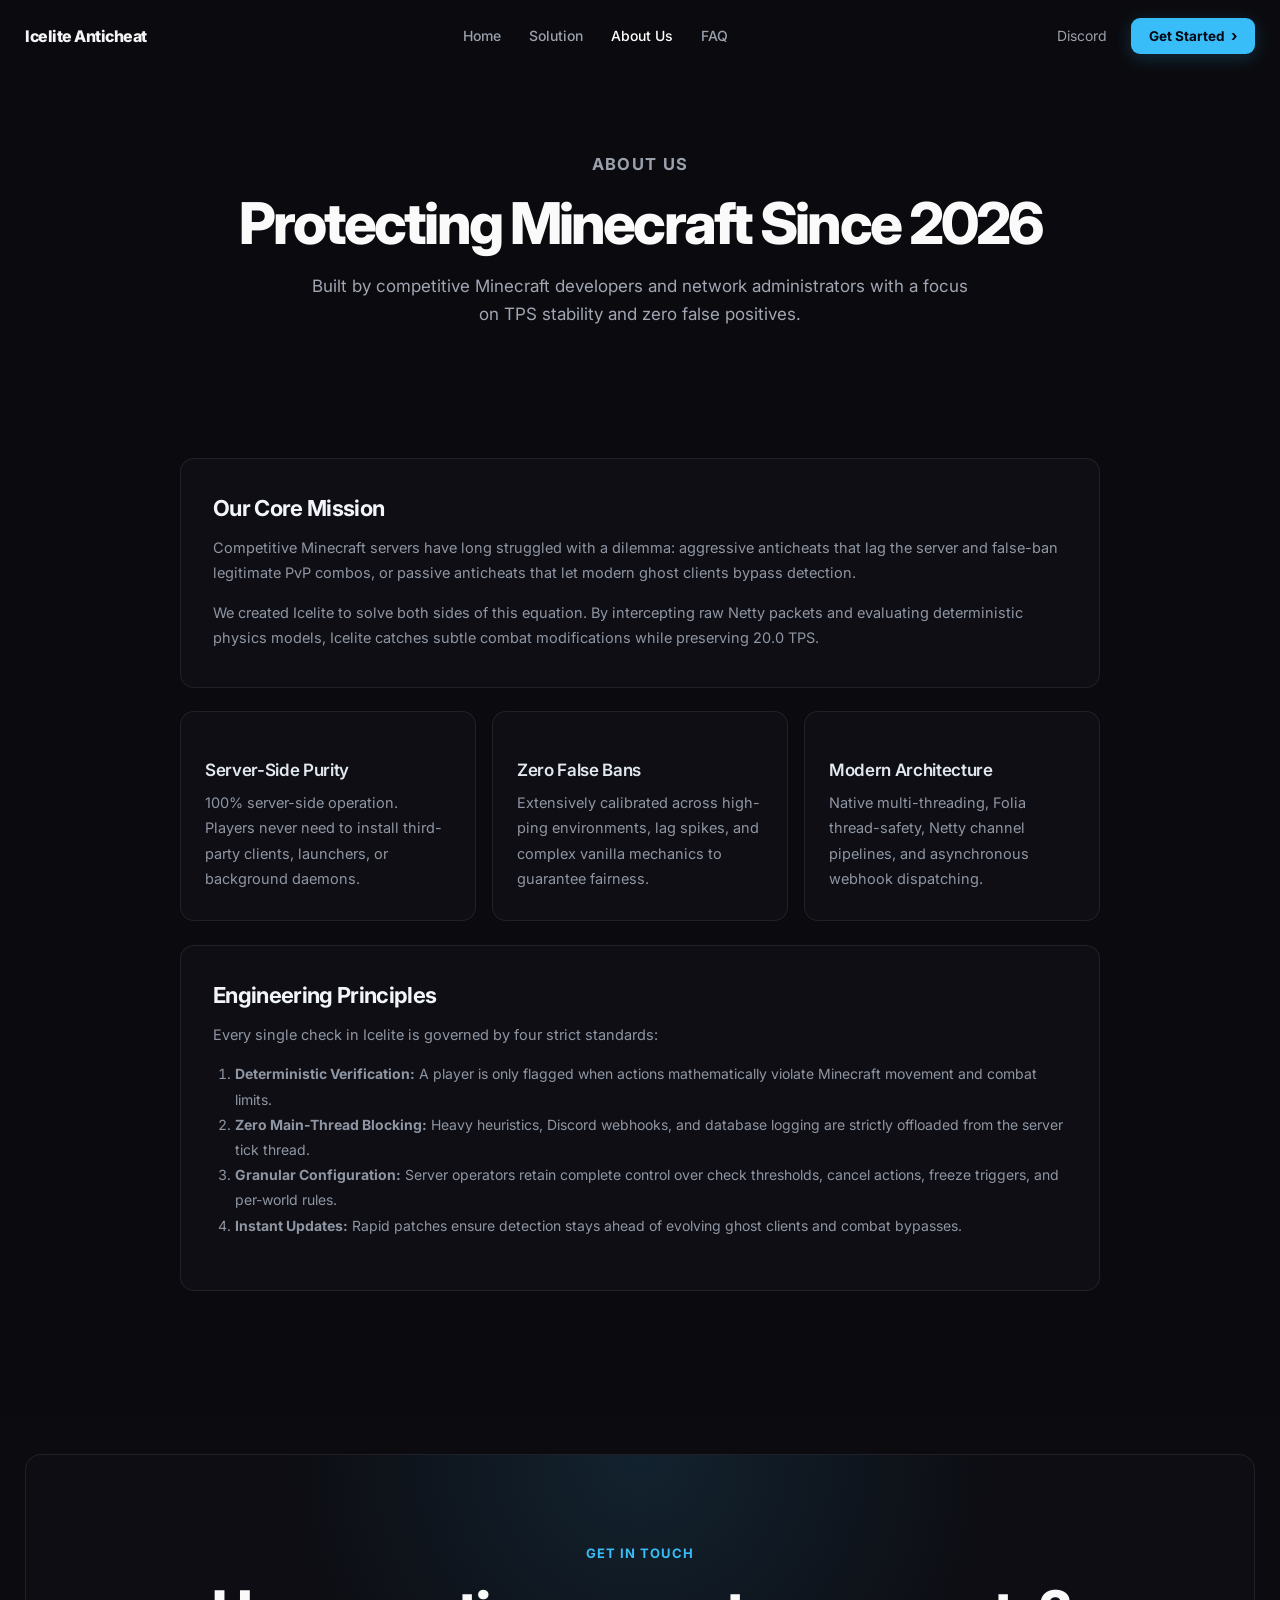
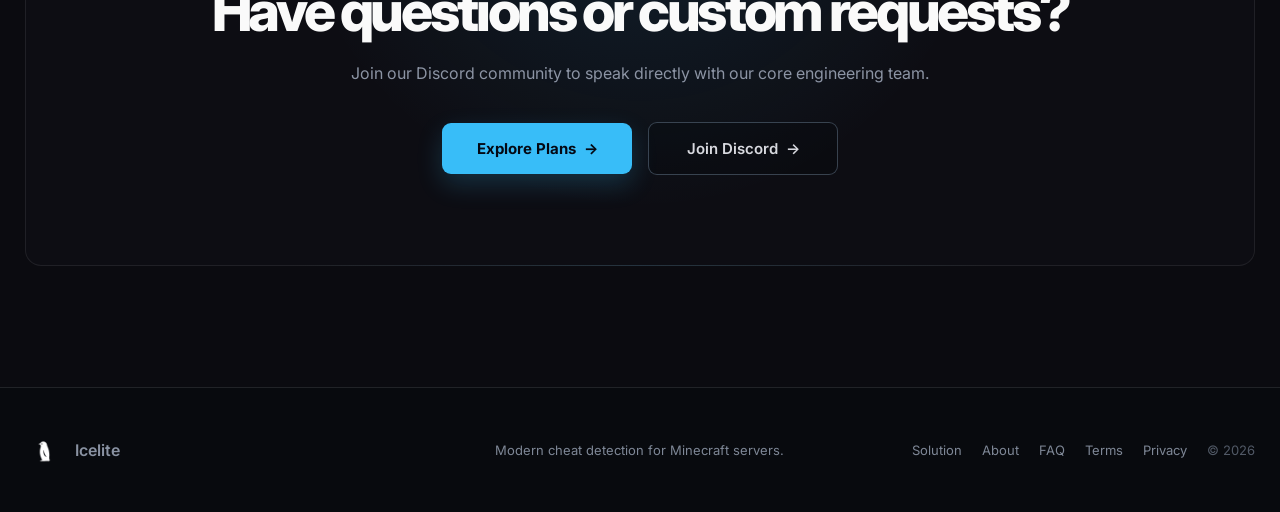
<file: about/index.html>
<!DOCTYPE html>
<html lang="en">
<head>
  <meta charset="UTF-8">
  <meta name="viewport" content="width=device-width, initial-scale=1.0">
  <title>About Us — Icelite Anticheat</title>
  <meta name="description" content="Learn about the Icelite Anticheat team, our mission, and our technology standards.">
  <link rel="icon" type="image/x-icon" href="../favicon.ico">
  <link rel="icon" type="image/png" sizes="32x32" href="../assets/logo.png">
  <link rel="icon" type="image/svg+xml" sizes="any" href="../assets/favicon.svg">
  <link rel="apple-touch-icon" href="../assets/logo.png">
  <link rel="preconnect" href="https://fonts.googleapis.com">
  <link rel="preconnect" href="https://fonts.gstatic.com" crossorigin>
  <link href="https://fonts.googleapis.com/css2?family=Inter:wght@400;500;600;700;800&display=swap" rel="stylesheet">
  <link rel="stylesheet" href="../style.css">
</head>
<body>
  <div class="site-bg" aria-hidden="true"></div>

  <header class="nav-wrapper">
    <nav class="navbar" aria-label="Main Navigation">
      <a href="../" class="brand" aria-label="Icelite home">
        <span class="brand-name">Icelite Anticheat</span>
      </a>
      <div class="nav-links">
        <a href="../" class="nav-link">Home</a>
        <a href="../solution/" class="nav-link">Solution</a>
        <a href="../about/" class="nav-link active">About Us</a>
        <a href="../faq/" class="nav-link">FAQ</a>
      </div>
      <div class="nav-actions">
        <a class="nav-discord" href="https://discord.gg/qWcdVDayF7" target="_blank" rel="noopener">Discord</a>
        <a class="nav-cta" href="../#pricing">Get Started <span>›</span></a>
        <button class="mobile-toggle" aria-label="Toggle menu">☰</button>
      </div>
    </nav>
  </header>

  <main>
    <section class="page-hero">
      <div class="container">
        <div class="section-heading reveal">
          <p class="eyebrow">About Us</p>
          <h1>Protecting Minecraft Since 2026</h1>
          <p>Built by competitive Minecraft developers and network administrators with a focus on TPS stability and zero false positives.</p>
        </div>
      </div>
    </section>

    <section class="subpage-section">
      <div class="container subpage-container">
        <div class="doc-card reveal">
          <h2>Our Core Mission</h2>
          <p>
            Competitive Minecraft servers have long struggled with a dilemma: aggressive anticheats that lag the server and false-ban legitimate PvP combos, or passive anticheats that let modern ghost clients bypass detection.
          </p>
          <p>
            We created Icelite to solve both sides of this equation. By intercepting raw Netty packets and evaluating deterministic physics models, Icelite catches subtle combat modifications while preserving 20.0 TPS.
          </p>
        </div>

        <div class="subpage-grid">
          <div class="doc-card reveal">
            <h3>Server-Side Purity</h3>
            <p>100% server-side operation. Players never need to install third-party clients, launchers, or background daemons.</p>
          </div>
          <div class="doc-card reveal delay-1">
            <h3>Zero False Bans</h3>
            <p>Extensively calibrated across high-ping environments, lag spikes, and complex vanilla mechanics to guarantee fairness.</p>
          </div>
          <div class="doc-card reveal delay-2">
            <h3>Modern Architecture</h3>
            <p>Native multi-threading, Folia thread-safety, Netty channel pipelines, and asynchronous webhook dispatching.</p>
          </div>
        </div>

        <div class="doc-card reveal delay-1">
          <h2>Engineering Principles</h2>
          <p>
            Every single check in Icelite is governed by four strict standards:
          </p>
          <ol>
            <li><strong>Deterministic Verification:</strong> A player is only flagged when actions mathematically violate Minecraft movement and combat limits.</li>
            <li><strong>Zero Main-Thread Blocking:</strong> Heavy heuristics, Discord webhooks, and database logging are strictly offloaded from the server tick thread.</li>
            <li><strong>Granular Configuration:</strong> Server operators retain complete control over check thresholds, cancel actions, freeze triggers, and per-world rules.</li>
            <li><strong>Instant Updates:</strong> Rapid patches ensure detection stays ahead of evolving ghost clients and combat bypasses.</li>
          </ol>
        </div>
      </div>
    </section>

    <section class="final-cta">
      <div class="container">
        <div class="cta-inner reveal">
          <p class="eyebrow">Get In Touch</p>
          <h2>Have questions or custom requests?</h2>
          <p>Join our Discord community to speak directly with our core engineering team.</p>
          <div class="hero-buttons">
            <a class="hero-primary" href="../#pricing">Explore Plans <span>→</span></a>
            <a class="hero-secondary" href="https://discord.gg/qWcdVDayF7" target="_blank" rel="noopener">Join Discord <span>→</span></a>
          </div>
        </div>
      </div>
    </section>

    <footer class="site-footer reference-footer">
      <div class="container reference-footer-inner">
        <a href="../" class="reference-footer-brand" aria-label="Icelite home">
          <span class="reference-footer-logo"><img src="../assets/logo.png" onerror="this.onerror=null;this.src='../assets/logo.svg'" alt="Icelite"></span>
          <span>Icelite</span>
        </a>
        <p class="reference-footer-tagline">Modern cheat detection for Minecraft servers.</p>
        <nav class="reference-footer-links" aria-label="Footer navigation">
          <a href="../solution/">Solution</a>
          <a href="../about/">About</a>
          <a href="../faq/">FAQ</a>
          <a href="../terms/">Terms</a>
          <a href="../privacy/">Privacy</a>
          <span>© 2026</span>
        </nav>
      </div>
    </footer>
  </main>

  <script src="../main.js"></script>
</body>
</html>
</file>
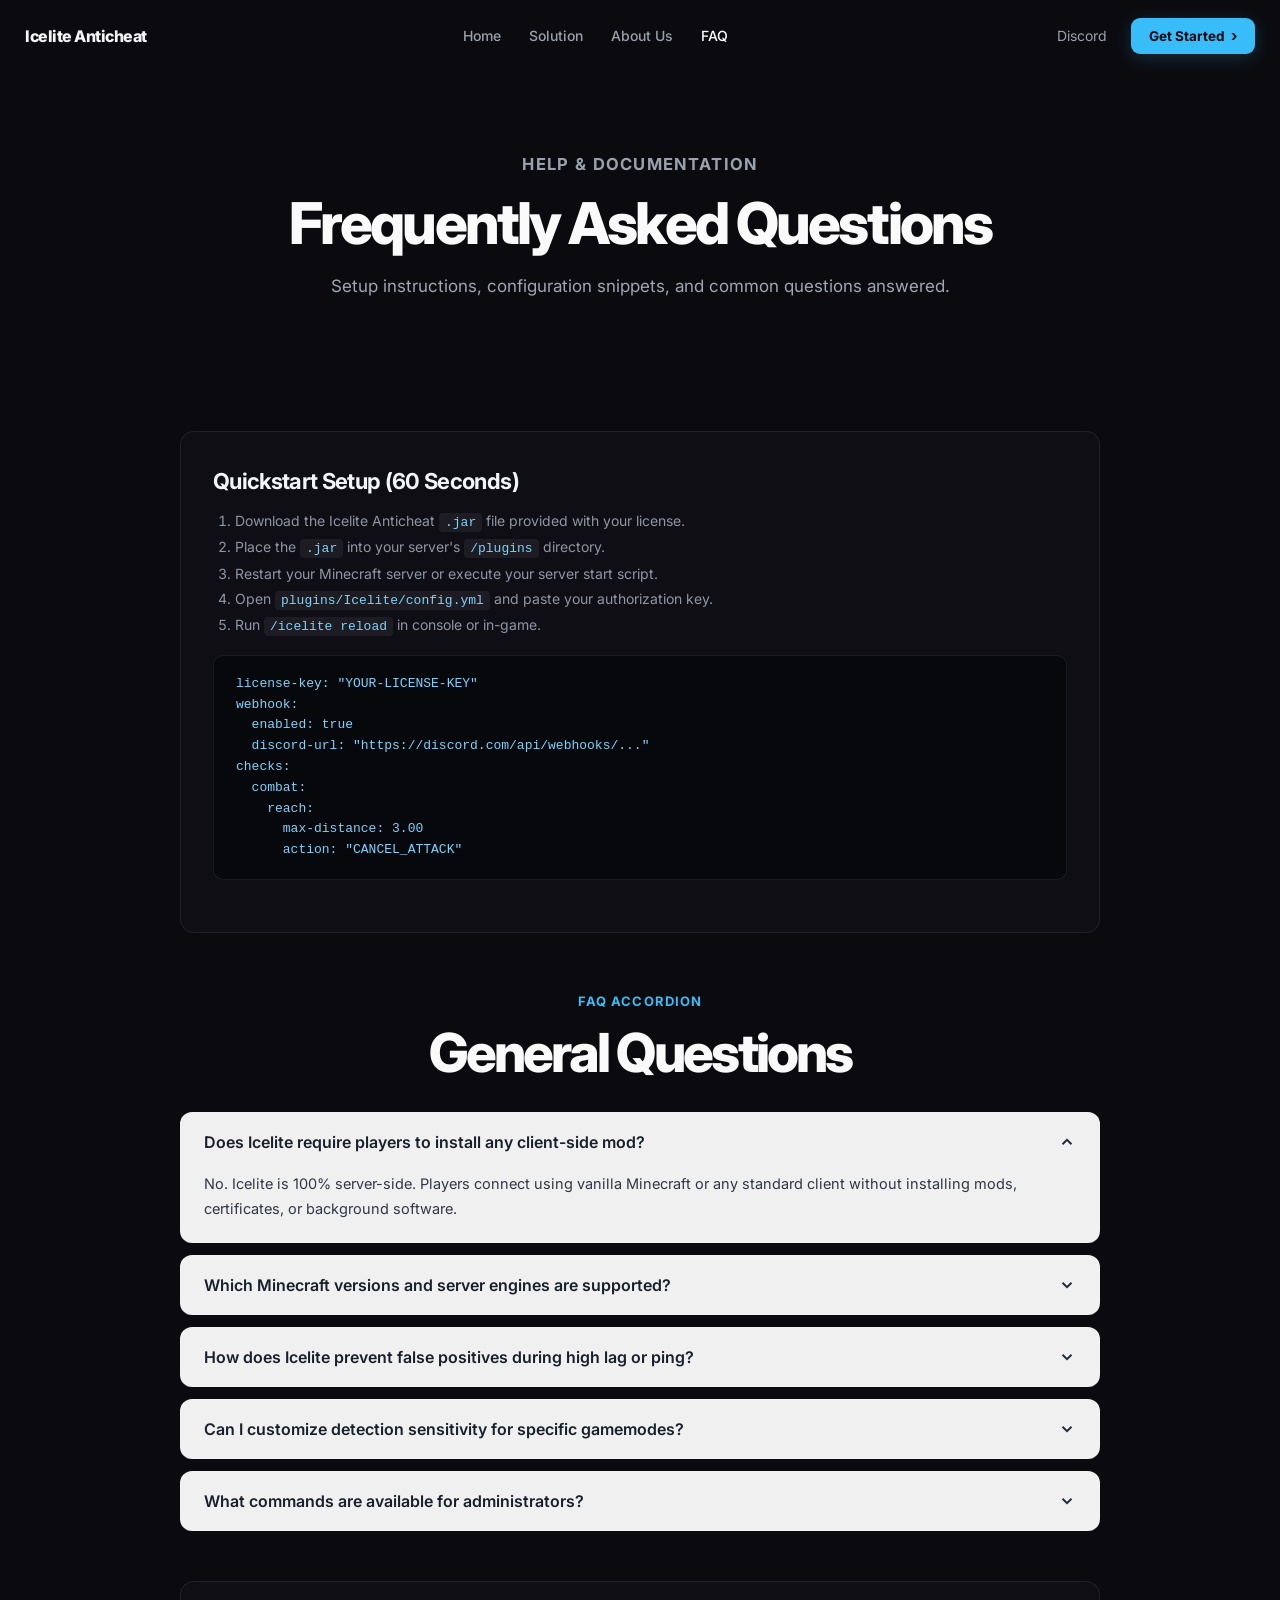
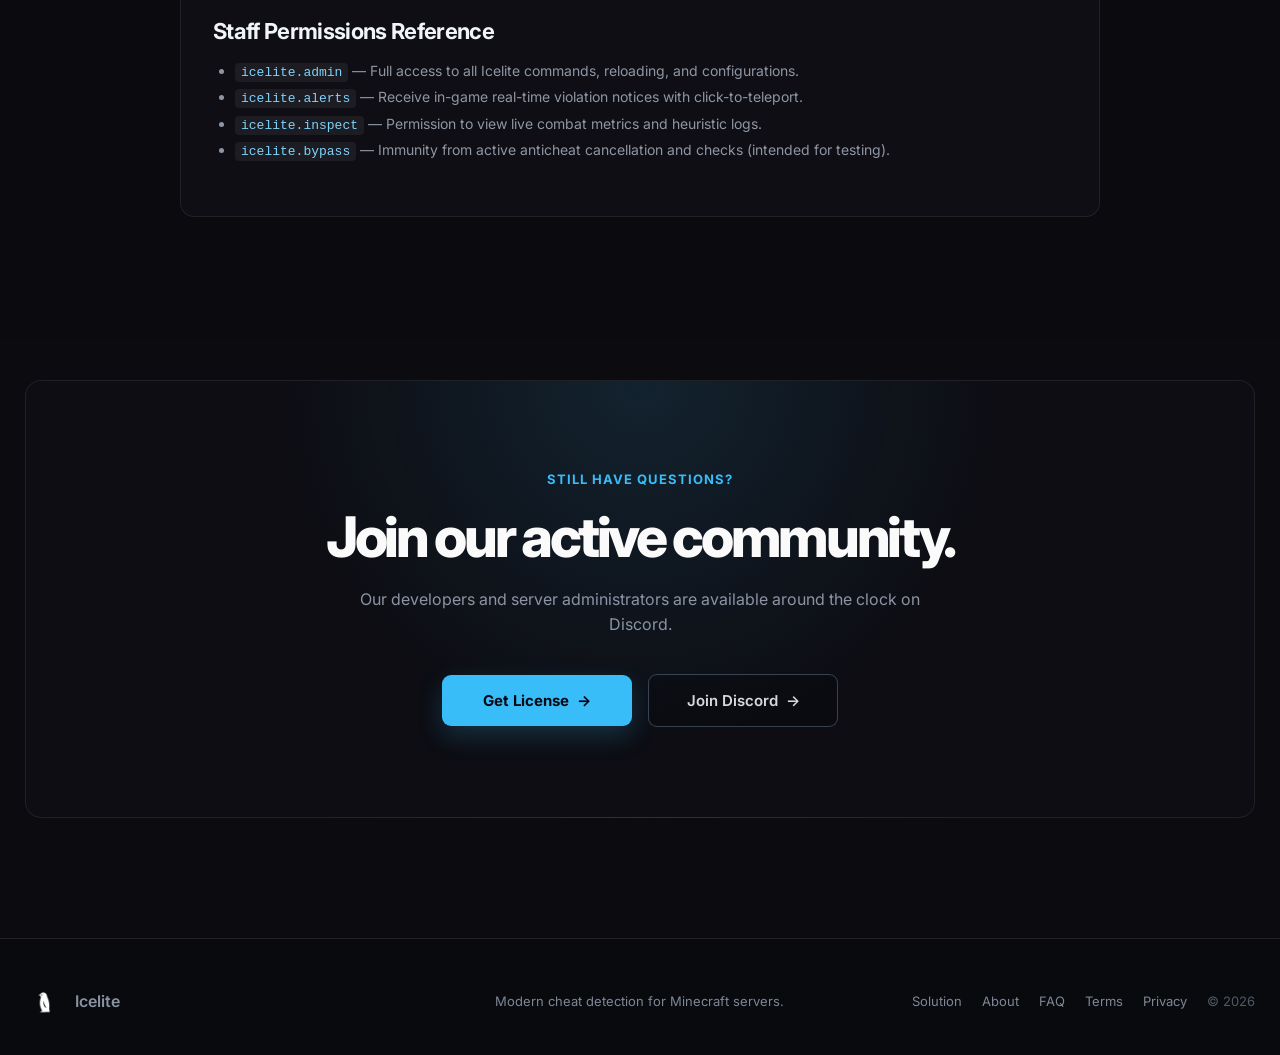
<file: faq/index.html>
<!DOCTYPE html>
<html lang="en">
<head>
  <meta charset="UTF-8">
  <meta name="viewport" content="width=device-width, initial-scale=1.0">
  <title>FAQ &amp; Documentation — Icelite Anticheat</title>
  <meta name="description" content="Frequently asked questions, setup guide, config.yml options, and command reference for Icelite Anticheat.">
  <link rel="icon" type="image/x-icon" href="../favicon.ico">
  <link rel="icon" type="image/png" sizes="32x32" href="../assets/logo.png">
  <link rel="icon" type="image/svg+xml" sizes="any" href="../assets/favicon.svg">
  <link rel="apple-touch-icon" href="../assets/logo.png">
  <link rel="preconnect" href="https://fonts.googleapis.com">
  <link rel="preconnect" href="https://fonts.gstatic.com" crossorigin>
  <link href="https://fonts.googleapis.com/css2?family=Inter:wght@400;500;600;700;800&display=swap" rel="stylesheet">
  <link rel="stylesheet" href="../style.css">
</head>
<body>
  <div class="site-bg" aria-hidden="true"></div>

  <header class="nav-wrapper">
    <nav class="navbar" aria-label="Main Navigation">
      <a href="../" class="brand" aria-label="Icelite home">
        <span class="brand-name">Icelite Anticheat</span>
      </a>
      <div class="nav-links">
        <a href="../" class="nav-link">Home</a>
        <a href="../solution/" class="nav-link">Solution</a>
        <a href="../about/" class="nav-link">About Us</a>
        <a href="../faq/" class="nav-link active">FAQ</a>
      </div>
      <div class="nav-actions">
        <a class="nav-discord" href="https://discord.gg/qWcdVDayF7" target="_blank" rel="noopener">Discord</a>
        <a class="nav-cta" href="../#pricing">Get Started <span>›</span></a>
        <button class="mobile-toggle" aria-label="Toggle menu">☰</button>
      </div>
    </nav>
  </header>

  <main>
    <section class="page-hero">
      <div class="container">
        <div class="section-heading reveal">
          <p class="eyebrow">Help &amp; Documentation</p>
          <h1>Frequently Asked Questions</h1>
          <p>Setup instructions, configuration snippets, and common questions answered.</p>
        </div>
      </div>
    </section>

    <section class="subpage-section">
      <div class="container subpage-container">
        <div class="doc-card reveal">
          <h2>Quickstart Setup (60 Seconds)</h2>
          <ol>
            <li>Download the Icelite Anticheat <code>.jar</code> file provided with your license.</li>
            <li>Place the <code>.jar</code> into your server's <code>/plugins</code> directory.</li>
            <li>Restart your Minecraft server or execute your server start script.</li>
            <li>Open <code>plugins/Icelite/config.yml</code> and paste your authorization key.</li>
            <li>Run <code>/icelite reload</code> in console or in-game.</li>
          </ol>
          <div class="code-block">license-key: "YOUR-LICENSE-KEY"
webhook:
  enabled: true
  discord-url: "https://discord.com/api/webhooks/..."
checks:
  combat:
    reach:
      max-distance: 3.00
      action: "CANCEL_ATTACK"</div>
        </div>

        <div class="section-heading reveal" style="margin-top: 60px; margin-bottom: 30px;">
          <p class="eyebrow">FAQ Accordion</p>
          <h2>General Questions</h2>
        </div>

        <div class="faq-container reveal">
          <div class="faq-item active">
            <button aria-expanded="true" class="faq-trigger" type="button">
              <span>Does Icelite require players to install any client-side mod?</span>
              <svg class="faq-icon" fill="none" stroke-width="2.5" viewbox="0 0 24 24"><polyline points="6 9 12 15 18 9"></polyline></svg>
            </button>
            <div class="faq-content">
              No. Icelite is 100% server-side. Players connect using vanilla Minecraft or any standard client without installing mods, certificates, or background software.
            </div>
          </div>

          <div class="faq-item">
            <button aria-expanded="false" class="faq-trigger" type="button">
              <span>Which Minecraft versions and server engines are supported?</span>
              <svg class="faq-icon" fill="none" stroke-width="2.5" viewbox="0 0 24 24"><polyline points="6 9 12 15 18 9"></polyline></svg>
            </button>
            <div class="faq-content">
              Icelite supports Spigot, Paper, Purpur, Pufferfish, and Folia from 1.8.8 all the way up to 1.21+. Proxy networks using BungeeCord or Velocity are supported out of the box.
            </div>
          </div>

          <div class="faq-item">
            <button aria-expanded="false" class="faq-trigger" type="button">
              <span>How does Icelite prevent false positives during high lag or ping?</span>
              <svg class="faq-icon" fill="none" stroke-width="2.5" viewbox="0 0 24 24"><polyline points="6 9 12 15 18 9"></polyline></svg>
            </button>
            <div class="faq-content">
              Our physics engine models exact vanilla movement and tick latency. Packet timing buffers account for ping jitter and network spikes, ensuring legitimate combos are never flagged.
            </div>
          </div>

          <div class="faq-item">
            <button aria-expanded="false" class="faq-trigger" type="button">
              <span>Can I customize detection sensitivity for specific gamemodes?</span>
              <svg class="faq-icon" fill="none" stroke-width="2.5" viewbox="0 0 24 24"><polyline points="6 9 12 15 18 9"></polyline></svg>
            </button>
            <div class="faq-content">
              Yes. Through <code>config.yml</code>, you can configure world-specific profiles, disable specific movement checks in lobby worlds, or adjust combat cancel thresholds for competitive arenas.
            </div>
          </div>

          <div class="faq-item">
            <button aria-expanded="false" class="faq-trigger" type="button">
              <span>What commands are available for administrators?</span>
              <svg class="faq-icon" fill="none" stroke-width="2.5" viewbox="0 0 24 24"><polyline points="6 9 12 15 18 9"></polyline></svg>
            </button>
            <div class="faq-content">
              Key commands include <code>/icelite reload</code>, <code>/icelite alerts</code> (toggles staff notifications), <code>/icelite inspect &lt;player&gt;</code> (displays real-time packet telemetry), and <code>/icelite freeze &lt;player&gt;</code>.
            </div>
          </div>
        </div>

        <div class="doc-card reveal delay-1" style="margin-top: 50px;">
          <h2>Staff Permissions Reference</h2>
          <ul>
            <li><code>icelite.admin</code> — Full access to all Icelite commands, reloading, and configurations.</li>
            <li><code>icelite.alerts</code> — Receive in-game real-time violation notices with click-to-teleport.</li>
            <li><code>icelite.inspect</code> — Permission to view live combat metrics and heuristic logs.</li>
            <li><code>icelite.bypass</code> — Immunity from active anticheat cancellation and checks (intended for testing).</li>
          </ul>
        </div>
      </div>
    </section>

    <section class="final-cta">
      <div class="container">
        <div class="cta-inner reveal">
          <p class="eyebrow">Still Have Questions?</p>
          <h2>Join our active community.</h2>
          <p>Our developers and server administrators are available around the clock on Discord.</p>
          <div class="hero-buttons">
            <a class="hero-primary" href="../#pricing">Get License <span>→</span></a>
            <a class="hero-secondary" href="https://discord.gg/qWcdVDayF7" target="_blank" rel="noopener">Join Discord <span>→</span></a>
          </div>
        </div>
      </div>
    </section>

    <footer class="site-footer reference-footer">
      <div class="container reference-footer-inner">
        <a href="../" class="reference-footer-brand" aria-label="Icelite home">
          <span class="reference-footer-logo"><img src="../assets/logo.png" onerror="this.onerror=null;this.src='../assets/logo.svg'" alt="Icelite"></span>
          <span>Icelite</span>
        </a>
        <p class="reference-footer-tagline">Modern cheat detection for Minecraft servers.</p>
        <nav class="reference-footer-links" aria-label="Footer navigation">
          <a href="../solution/">Solution</a>
          <a href="../about/">About</a>
          <a href="../faq/">FAQ</a>
          <a href="../terms/">Terms</a>
          <a href="../privacy/">Privacy</a>
          <span>© 2026</span>
        </nav>
      </div>
    </footer>
  </main>

  <script src="../main.js"></script>
</body>
</html>
</file>
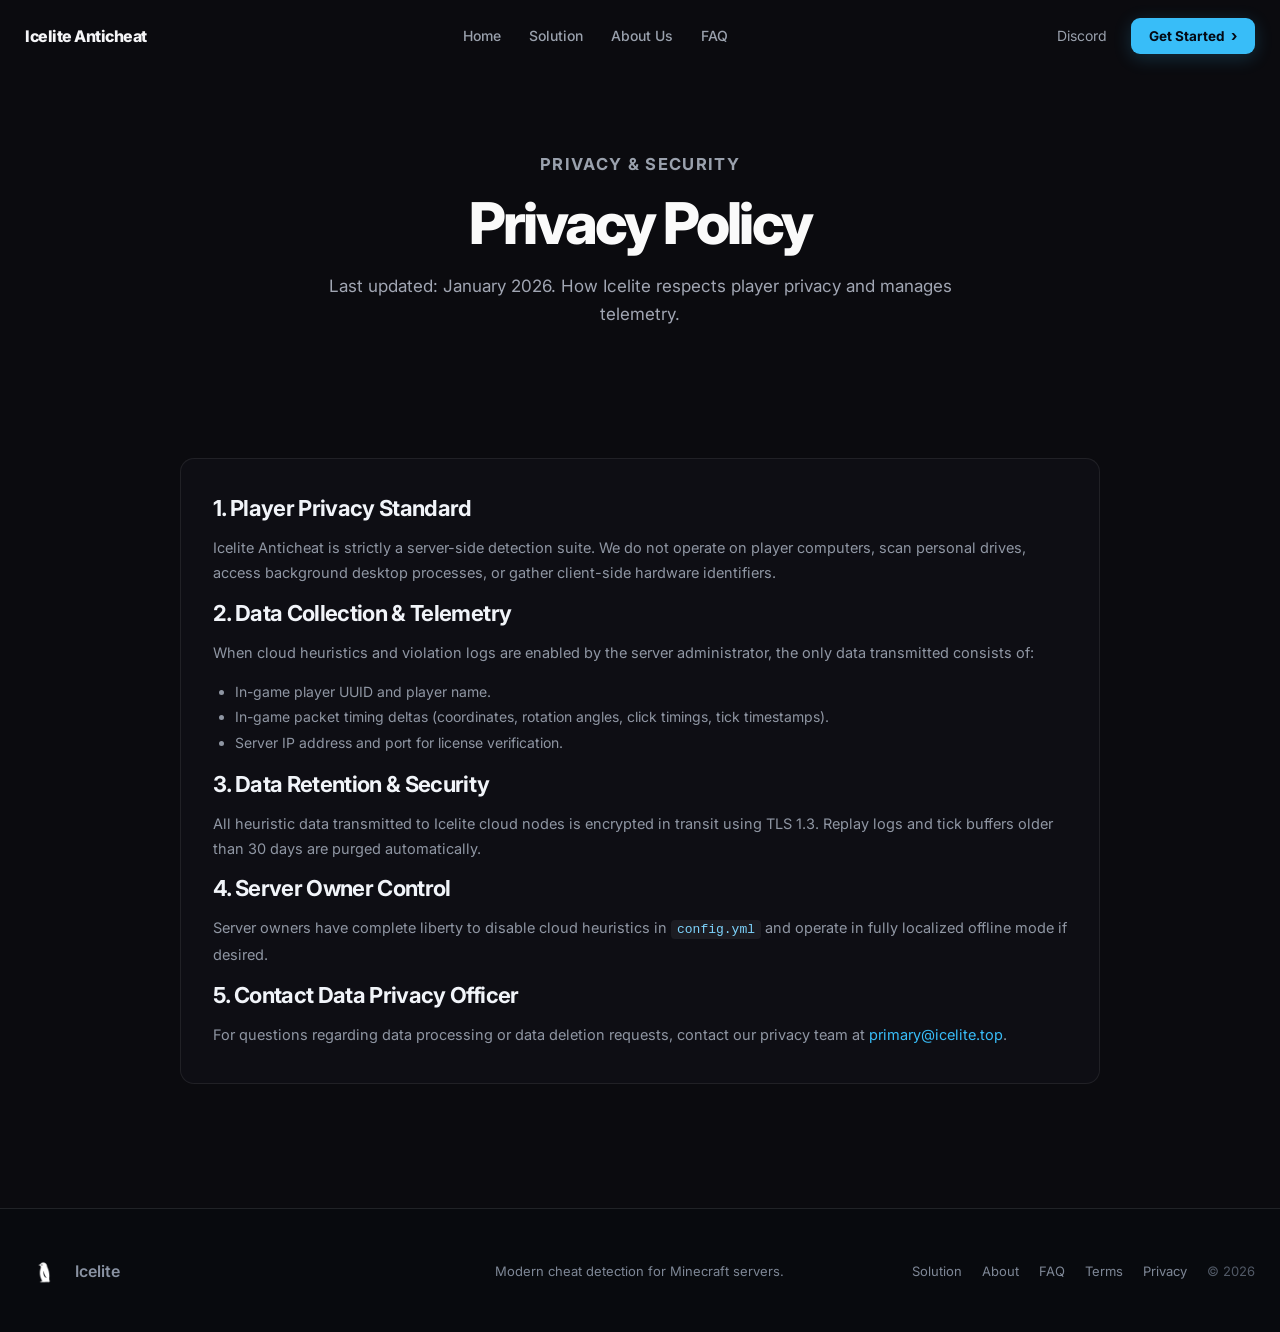
<file: privacy/index.html>
<!DOCTYPE html>
<html lang="en">
<head>
  <meta charset="UTF-8">
  <meta name="viewport" content="width=device-width, initial-scale=1.0">
  <title>Privacy Policy — Icelite Anticheat</title>
  <meta name="description" content="Privacy Policy and data security standards for Icelite Anticheat software.">
  <link rel="icon" type="image/x-icon" href="../favicon.ico">
  <link rel="icon" type="image/png" sizes="32x32" href="../assets/logo.png">
  <link rel="icon" type="image/svg+xml" sizes="any" href="../assets/favicon.svg">
  <link rel="apple-touch-icon" href="../assets/logo.png">
  <link rel="preconnect" href="https://fonts.googleapis.com">
  <link rel="preconnect" href="https://fonts.gstatic.com" crossorigin>
  <link href="https://fonts.googleapis.com/css2?family=Inter:wght@400;500;600;700;800&display=swap" rel="stylesheet">
  <link rel="stylesheet" href="../style.css">
</head>
<body>
  <div class="site-bg" aria-hidden="true"></div>

  <header class="nav-wrapper">
    <nav class="navbar" aria-label="Main Navigation">
      <a href="../" class="brand" aria-label="Icelite home">
        <span class="brand-name">Icelite Anticheat</span>
      </a>
      <div class="nav-links">
        <a href="../" class="nav-link">Home</a>
        <a href="../solution/" class="nav-link">Solution</a>
        <a href="../about/" class="nav-link">About Us</a>
        <a href="../faq/" class="nav-link">FAQ</a>
      </div>
      <div class="nav-actions">
        <a class="nav-discord" href="https://discord.gg/qWcdVDayF7" target="_blank" rel="noopener">Discord</a>
        <a class="nav-cta" href="../#pricing">Get Started <span>›</span></a>
        <button class="mobile-toggle" aria-label="Toggle menu">☰</button>
      </div>
    </nav>
  </header>

  <main>
    <section class="page-hero">
      <div class="container">
        <div class="section-heading reveal">
          <p class="eyebrow">Privacy &amp; Security</p>
          <h1>Privacy Policy</h1>
          <p>Last updated: January 2026. How Icelite respects player privacy and manages telemetry.</p>
        </div>
      </div>
    </section>

    <section class="subpage-section">
      <div class="container subpage-container">
        <div class="doc-card reveal">
          <h2>1. Player Privacy Standard</h2>
          <p>
            Icelite Anticheat is strictly a server-side detection suite. We do not operate on player computers, scan personal drives, access background desktop processes, or gather client-side hardware identifiers.
          </p>

          <h2>2. Data Collection &amp; Telemetry</h2>
          <p>
            When cloud heuristics and violation logs are enabled by the server administrator, the only data transmitted consists of:
          </p>
          <ul>
            <li>In-game player UUID and player name.</li>
            <li>In-game packet timing deltas (coordinates, rotation angles, click timings, tick timestamps).</li>
            <li>Server IP address and port for license verification.</li>
          </ul>

          <h2>3. Data Retention &amp; Security</h2>
          <p>
            All heuristic data transmitted to Icelite cloud nodes is encrypted in transit using TLS 1.3. Replay logs and tick buffers older than 30 days are purged automatically.
          </p>

          <h2>4. Server Owner Control</h2>
          <p>
            Server owners have complete liberty to disable cloud heuristics in <code>config.yml</code> and operate in fully localized offline mode if desired.
          </p>

          <h2>5. Contact Data Privacy Officer</h2>
          <p>
            For questions regarding data processing or data deletion requests, contact our privacy team at <a href="mailto:primary@icelite.top" style="color:var(--accent);">primary@icelite.top</a>.
          </p>
        </div>
      </div>
    </section>

    <footer class="site-footer reference-footer">
      <div class="container reference-footer-inner">
        <a href="../" class="reference-footer-brand" aria-label="Icelite home">
          <span class="reference-footer-logo"><img src="../assets/logo.png" onerror="this.onerror=null;this.src='../assets/logo.svg'" alt="Icelite"></span>
          <span>Icelite</span>
        </a>
        <p class="reference-footer-tagline">Modern cheat detection for Minecraft servers.</p>
        <nav class="reference-footer-links" aria-label="Footer navigation">
          <a href="../solution/">Solution</a>
          <a href="../about/">About</a>
          <a href="../faq/">FAQ</a>
          <a href="../terms/">Terms</a>
          <a href="../privacy/">Privacy</a>
          <span>© 2026</span>
        </nav>
      </div>
    </footer>
  </main>

  <script src="../main.js"></script>
</body>
</html>
</file>
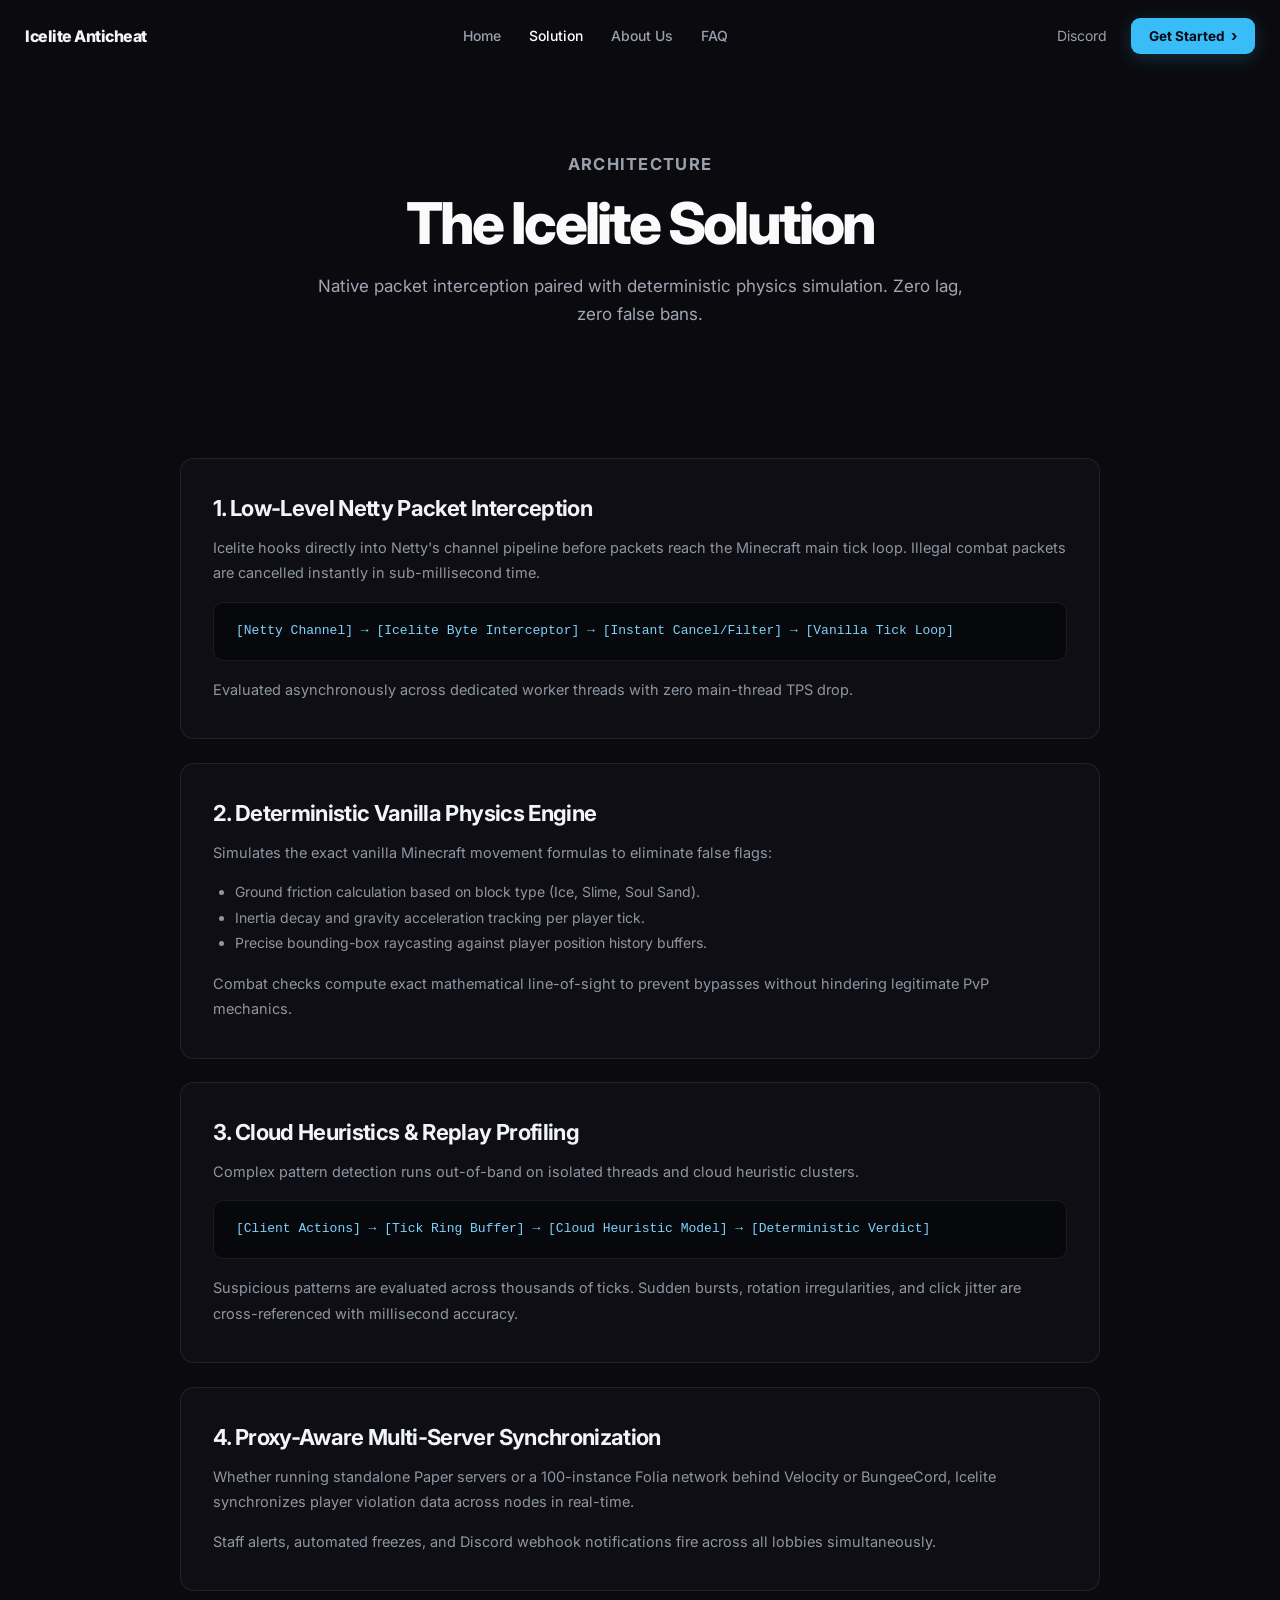
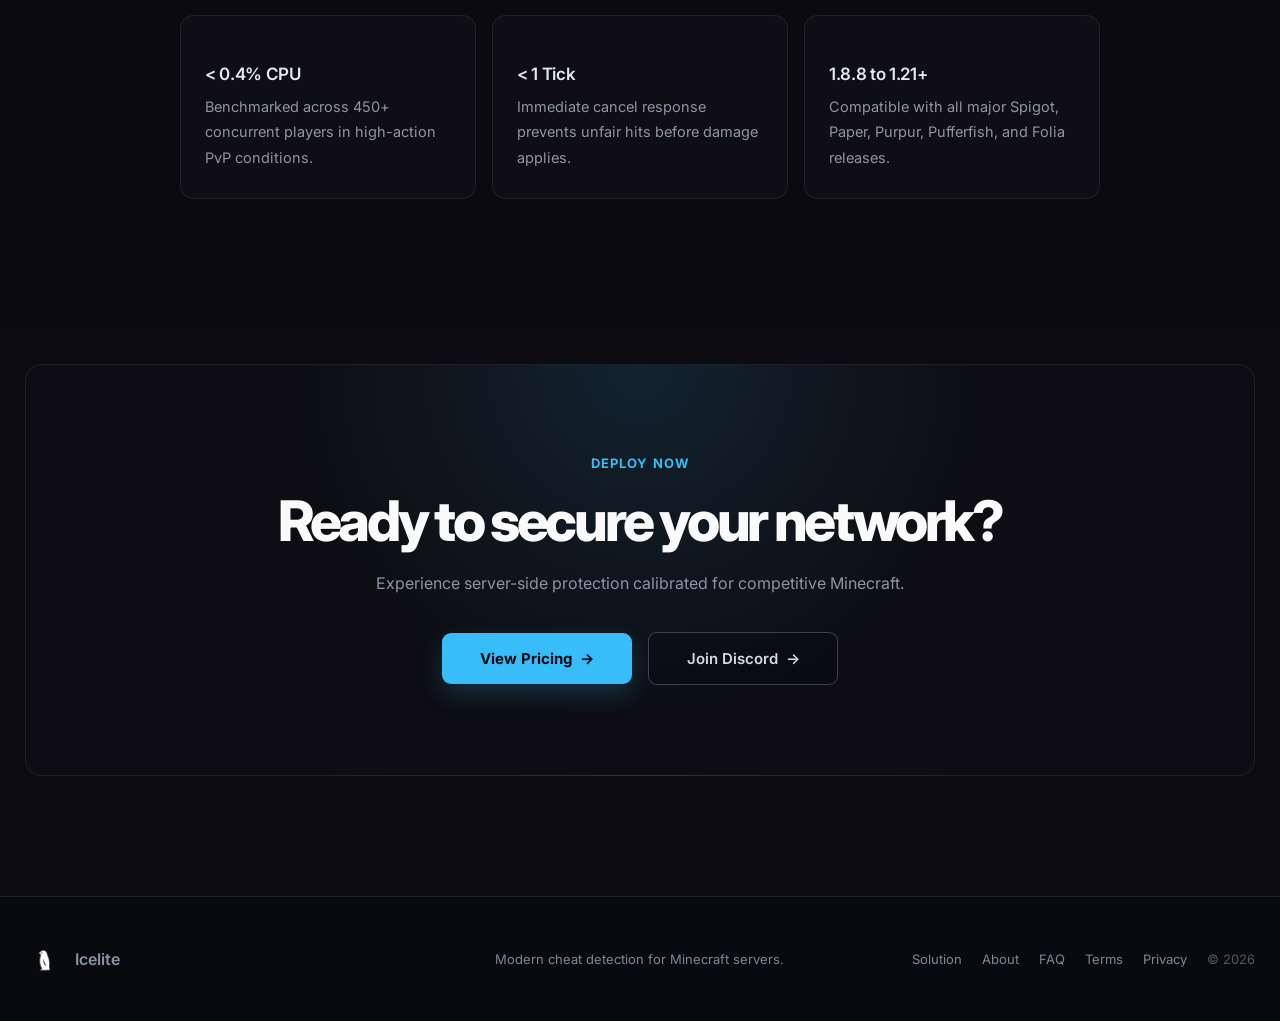
<file: solution/index.html>
<!DOCTYPE html>
<html lang="en">
<head>
  <meta charset="UTF-8">
  <meta name="viewport" content="width=device-width, initial-scale=1.0">
  <title>Solution &amp; Architecture — Icelite Anticheat</title>
  <meta name="description" content="Explore the technical architecture of Icelite Anticheat: packet interceptors, deterministic physics simulation, and cloud heuristics.">
  <link rel="icon" type="image/x-icon" href="../favicon.ico">
  <link rel="icon" type="image/png" sizes="32x32" href="../assets/logo.png">
  <link rel="icon" type="image/svg+xml" sizes="any" href="../assets/favicon.svg">
  <link rel="apple-touch-icon" href="../assets/logo.png">
  <link rel="preconnect" href="https://fonts.googleapis.com">
  <link rel="preconnect" href="https://fonts.gstatic.com" crossorigin>
  <link href="https://fonts.googleapis.com/css2?family=Inter:wght@400;500;600;700;800&display=swap" rel="stylesheet">
  <link rel="stylesheet" href="../style.css">
</head>
<body>
  <div class="site-bg" aria-hidden="true"></div>

  <header class="nav-wrapper">
    <nav class="navbar" aria-label="Main Navigation">
      <a href="../" class="brand" aria-label="Icelite home">
        <span class="brand-name">Icelite Anticheat</span>
      </a>
      <div class="nav-links">
        <a href="../" class="nav-link">Home</a>
        <a href="../solution/" class="nav-link active">Solution</a>
        <a href="../about/" class="nav-link">About Us</a>
        <a href="../faq/" class="nav-link">FAQ</a>
      </div>
      <div class="nav-actions">
        <a class="nav-discord" href="https://discord.gg/qWcdVDayF7" target="_blank" rel="noopener">Discord</a>
        <a class="nav-cta" href="../#pricing">Get Started <span>›</span></a>
        <button class="mobile-toggle" aria-label="Toggle menu">☰</button>
      </div>
    </nav>
  </header>

  <main>
    <section class="page-hero">
      <div class="container">
        <div class="section-heading reveal">
          <p class="eyebrow">Architecture</p>
          <h1>The Icelite Solution</h1>
          <p>Native packet interception paired with deterministic physics simulation. Zero lag, zero false bans.</p>
        </div>
      </div>
    </section>

    <section class="subpage-section">
      <div class="container subpage-container">
        <div class="doc-card reveal">
          <h2>1. Low-Level Netty Packet Interception</h2>
          <p>
            Icelite hooks directly into Netty's channel pipeline before packets reach the Minecraft main tick loop. Illegal combat packets are cancelled instantly in sub-millisecond time.
          </p>
          <div class="code-block">[Netty Channel] &rarr; [Icelite Byte Interceptor] &rarr; [Instant Cancel/Filter] &rarr; [Vanilla Tick Loop]</div>
          <p>
            Evaluated asynchronously across dedicated worker threads with zero main-thread TPS drop.
          </p>
        </div>

        <div class="doc-card reveal delay-1">
          <h2>2. Deterministic Vanilla Physics Engine</h2>
          <p>
            Simulates the exact vanilla Minecraft movement formulas to eliminate false flags:
          </p>
          <ul>
            <li>Ground friction calculation based on block type (Ice, Slime, Soul Sand).</li>
            <li>Inertia decay and gravity acceleration tracking per player tick.</li>
            <li>Precise bounding-box raycasting against player position history buffers.</li>
          </ul>
          <p>
            Combat checks compute exact mathematical line-of-sight to prevent bypasses without hindering legitimate PvP mechanics.
          </p>
        </div>

        <div class="doc-card reveal delay-2">
          <h2>3. Cloud Heuristics &amp; Replay Profiling</h2>
          <p>
            Complex pattern detection runs out-of-band on isolated threads and cloud heuristic clusters.
          </p>
          <div class="code-block">[Client Actions] &rarr; [Tick Ring Buffer] &rarr; [Cloud Heuristic Model] &rarr; [Deterministic Verdict]</div>
          <p>
            Suspicious patterns are evaluated across thousands of ticks. Sudden bursts, rotation irregularities, and click jitter are cross-referenced with millisecond accuracy.
          </p>
        </div>

        <div class="doc-card reveal delay-3">
          <h2>4. Proxy-Aware Multi-Server Synchronization</h2>
          <p>
            Whether running standalone Paper servers or a 100-instance Folia network behind Velocity or BungeeCord, Icelite synchronizes player violation data across nodes in real-time.
          </p>
          <p>
            Staff alerts, automated freezes, and Discord webhook notifications fire across all lobbies simultaneously.
          </p>
        </div>

        <div class="subpage-grid">
          <div class="doc-card reveal">
            <h3>&lt; 0.4% CPU</h3>
            <p>Benchmarked across 450+ concurrent players in high-action PvP conditions.</p>
          </div>
          <div class="doc-card reveal delay-1">
            <h3>&lt; 1 Tick</h3>
            <p>Immediate cancel response prevents unfair hits before damage applies.</p>
          </div>
          <div class="doc-card reveal delay-2">
            <h3>1.8.8 to 1.21+</h3>
            <p>Compatible with all major Spigot, Paper, Purpur, Pufferfish, and Folia releases.</p>
          </div>
        </div>
      </div>
    </section>

    <section class="final-cta">
      <div class="container">
        <div class="cta-inner reveal">
          <p class="eyebrow">Deploy Now</p>
          <h2>Ready to secure your network?</h2>
          <p>Experience server-side protection calibrated for competitive Minecraft.</p>
          <div class="hero-buttons">
            <a class="hero-primary" href="../#pricing">View Pricing <span>→</span></a>
            <a class="hero-secondary" href="https://discord.gg/qWcdVDayF7" target="_blank" rel="noopener">Join Discord <span>→</span></a>
          </div>
        </div>
      </div>
    </section>

    <footer class="site-footer reference-footer">
      <div class="container reference-footer-inner">
        <a href="../" class="reference-footer-brand" aria-label="Icelite home">
          <span class="reference-footer-logo"><img src="../assets/logo.png" onerror="this.onerror=null;this.src='../assets/logo.svg'" alt="Icelite"></span>
          <span>Icelite</span>
        </a>
        <p class="reference-footer-tagline">Modern cheat detection for Minecraft servers.</p>
        <nav class="reference-footer-links" aria-label="Footer navigation">
          <a href="../solution/">Solution</a>
          <a href="../about/">About</a>
          <a href="../faq/">FAQ</a>
          <a href="../terms/">Terms</a>
          <a href="../privacy/">Privacy</a>
          <span>© 2026</span>
        </nav>
      </div>
    </footer>
  </main>

  <script src="../main.js"></script>
</body>
</html>
</file>
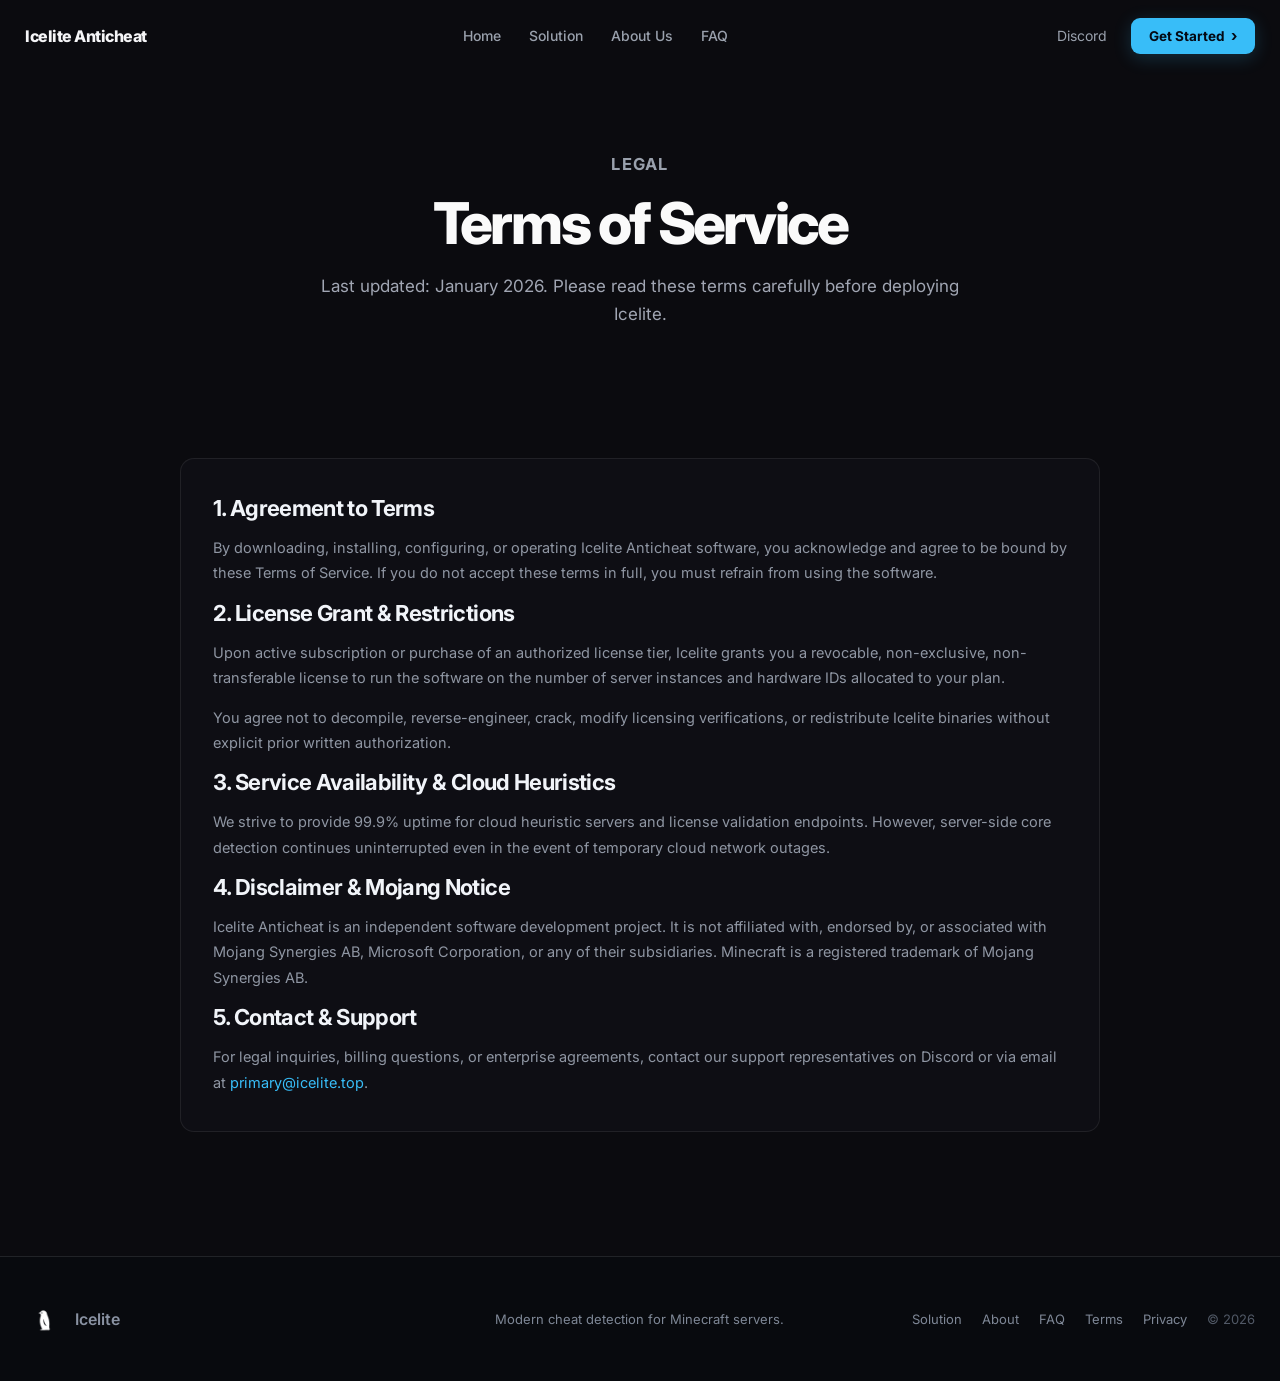
<file: terms/index.html>
<!DOCTYPE html>
<html lang="en">
<head>
  <meta charset="UTF-8">
  <meta name="viewport" content="width=device-width, initial-scale=1.0">
  <title>Terms of Service — Icelite Anticheat</title>
  <meta name="description" content="Terms of Service and licensing policy for Icelite Anticheat software.">
  <link rel="icon" type="image/x-icon" href="../favicon.ico">
  <link rel="icon" type="image/png" sizes="32x32" href="../assets/logo.png">
  <link rel="icon" type="image/svg+xml" sizes="any" href="../assets/favicon.svg">
  <link rel="apple-touch-icon" href="../assets/logo.png">
  <link rel="preconnect" href="https://fonts.googleapis.com">
  <link rel="preconnect" href="https://fonts.gstatic.com" crossorigin>
  <link href="https://fonts.googleapis.com/css2?family=Inter:wght@400;500;600;700;800&display=swap" rel="stylesheet">
  <link rel="stylesheet" href="../style.css">
</head>
<body>
  <div class="site-bg" aria-hidden="true"></div>

  <header class="nav-wrapper">
    <nav class="navbar" aria-label="Main Navigation">
      <a href="../" class="brand" aria-label="Icelite home">
        <span class="brand-name">Icelite Anticheat</span>
      </a>
      <div class="nav-links">
        <a href="../" class="nav-link">Home</a>
        <a href="../solution/" class="nav-link">Solution</a>
        <a href="../about/" class="nav-link">About Us</a>
        <a href="../faq/" class="nav-link">FAQ</a>
      </div>
      <div class="nav-actions">
        <a class="nav-discord" href="https://discord.gg/qWcdVDayF7" target="_blank" rel="noopener">Discord</a>
        <a class="nav-cta" href="../#pricing">Get Started <span>›</span></a>
        <button class="mobile-toggle" aria-label="Toggle menu">☰</button>
      </div>
    </nav>
  </header>

  <main>
    <section class="page-hero">
      <div class="container">
        <div class="section-heading reveal">
          <p class="eyebrow">Legal</p>
          <h1>Terms of Service</h1>
          <p>Last updated: January 2026. Please read these terms carefully before deploying Icelite.</p>
        </div>
      </div>
    </section>

    <section class="subpage-section">
      <div class="container subpage-container">
        <div class="doc-card reveal">
          <h2>1. Agreement to Terms</h2>
          <p>
            By downloading, installing, configuring, or operating Icelite Anticheat software, you acknowledge and agree to be bound by these Terms of Service. If you do not accept these terms in full, you must refrain from using the software.
          </p>

          <h2>2. License Grant &amp; Restrictions</h2>
          <p>
            Upon active subscription or purchase of an authorized license tier, Icelite grants you a revocable, non-exclusive, non-transferable license to run the software on the number of server instances and hardware IDs allocated to your plan.
          </p>
          <p>
            You agree not to decompile, reverse-engineer, crack, modify licensing verifications, or redistribute Icelite binaries without explicit prior written authorization.
          </p>

          <h2>3. Service Availability &amp; Cloud Heuristics</h2>
          <p>
            We strive to provide 99.9% uptime for cloud heuristic servers and license validation endpoints. However, server-side core detection continues uninterrupted even in the event of temporary cloud network outages.
          </p>

          <h2>4. Disclaimer &amp; Mojang Notice</h2>
          <p>
            Icelite Anticheat is an independent software development project. It is not affiliated with, endorsed by, or associated with Mojang Synergies AB, Microsoft Corporation, or any of their subsidiaries. Minecraft is a registered trademark of Mojang Synergies AB.
          </p>

          <h2>5. Contact &amp; Support</h2>
          <p>
            For legal inquiries, billing questions, or enterprise agreements, contact our support representatives on Discord or via email at <a href="mailto:primary@icelite.top" style="color:var(--accent);">primary@icelite.top</a>.
          </p>
        </div>
      </div>
    </section>

    <footer class="site-footer reference-footer">
      <div class="container reference-footer-inner">
        <a href="../" class="reference-footer-brand" aria-label="Icelite home">
          <span class="reference-footer-logo"><img src="../assets/logo.png" onerror="this.onerror=null;this.src='../assets/logo.svg'" alt="Icelite"></span>
          <span>Icelite</span>
        </a>
        <p class="reference-footer-tagline">Modern cheat detection for Minecraft servers.</p>
        <nav class="reference-footer-links" aria-label="Footer navigation">
          <a href="../solution/">Solution</a>
          <a href="../about/">About</a>
          <a href="../faq/">FAQ</a>
          <a href="../terms/">Terms</a>
          <a href="../privacy/">Privacy</a>
          <span>© 2026</span>
        </nav>
      </div>
    </footer>
  </main>

  <script src="../main.js"></script>
</body>
</html>
</file>
<file: style.css>
:root {
  --bg: #0b0b0f;
  --panel: #0e0e14;
  --panel-hover: #12121a;
  --line: rgba(255, 255, 255, 0.08);
  --line2: rgba(255, 255, 255, 0.14);
  --text: #f5f7fb;
  --text-muted: #9aa1ad;
  --text-dim: #717988;
  --accent: #38bdf8;
  --accent-hover: #60a5fa;
  --accent-subtle: rgba(56, 189, 248, 0.12);
  --max: 1230px;
  --ease: cubic-bezier(.16, 1, .3, 1);
}

* {
  box-sizing: border-box;
  margin: 0;
  padding: 0;
}

html {
  scroll-behavior: smooth;
  scroll-padding-top: 80px;
  background: var(--bg);
  font-family: Inter, system-ui, -apple-system, BlinkMacSystemFont, "Segoe UI", Roboto, sans-serif;
  color: var(--text);
  overflow-x: hidden;
}

body {
  min-height: 100vh;
  background: var(--bg);
  color: var(--text);
  overflow-x: hidden;
  position: relative;
}

a {
  color: inherit;
  text-decoration: none;
}

img, svg {
  display: block;
}

.container {
  width: min(calc(100% - 40px), var(--max));
  margin-left: auto;
  margin-right: auto;
  box-sizing: border-box;
}

.site-bg {
  position: fixed;
  inset: 0;
  z-index: -2;
  background: #0b0b0f;
  pointer-events: none;
}

.edge-dots {
  position: fixed;
  top: 12px;
  bottom: 12px;
  width: 13px;
  z-index: 40;
  pointer-events: none;
  opacity: .45;
  transition: opacity .45s ease;
}

.edge-dots-left {
  left: 17px;
  background-image: radial-gradient(circle, rgba(132, 214, 244, .75) 1.5px, transparent 1.8px);
  background-size: 13px 16px;
}

.edge-dots-right {
  right: 17px;
  background-image: radial-gradient(circle, rgba(132, 214, 244, .75) 1.5px, transparent 1.8px);
  background-size: 13px 16px;
}

.scroll-progress {
  position: fixed;
  top: 0;
  left: 0;
  right: 0;
  height: 2px;
  z-index: 1500;
  background: transparent;
  pointer-events: none;
}

.scroll-progress span {
  display: block;
  height: 100%;
  width: 100%;
  transform: scaleX(0);
  transform-origin: left center;
  background: linear-gradient(90deg, #38bdf8, #60a5fa, #a855f7);
  box-shadow: 0 0 12px rgba(56, 189, 248, 0.5);
  will-change: transform;
}

.nav-wrapper {
  position: fixed;
  top: 0;
  left: 0;
  right: 0;
  height: 72px;
  z-index: 1000;
  display: flex;
  align-items: center;
  justify-content: center;
  background: transparent;
  border-bottom: 1px solid transparent;
  transition: background .35s ease, border-color .35s ease;
}

.nav-wrapper.nav-scrolled {
  background: rgba(11, 11, 15, 0.9);
  backdrop-filter: blur(16px);
  -webkit-backdrop-filter: blur(16px);
  border-bottom-color: rgba(255, 255, 255, 0.08);
}

.navbar {
  height: 72px;
  width: min(calc(100% - 40px), var(--max));
  display: flex;
  align-items: center;
  justify-content: space-between;
  gap: 20px;
  margin: 0 auto;
}

.brand {
  display: flex;
  align-items: center;
  gap: 10px;
  font-size: 16px;
  font-weight: 800;
  letter-spacing: -.03em;
  color: #fff;
  white-space: nowrap;
}

.brand-name {
  color: #f5f5f7;
}

.nav-links {
  display: flex;
  align-items: center;
  justify-content: center;
  gap: 28px;
}

.nav-link {
  font-size: 14px;
  font-weight: 500;
  color: var(--text-muted);
  transition: color .2s ease;
}

.nav-link:hover, .nav-link.active {
  color: #fff;
}

.nav-actions {
  display: flex;
  align-items: center;
  gap: 12px;
}

.nav-discord {
  font-size: 14px;
  color: var(--text-muted);
  padding: 8px 12px;
  transition: color .2s ease;
}

.nav-discord:hover {
  color: #fff;
}

.nav-cta {
  display: inline-flex;
  align-items: center;
  gap: 6px;
  background: var(--accent);
  color: #040914;
  border-radius: 9px;
  font-weight: 700;
  font-size: 13.5px;
  padding: 10px 18px;
  box-shadow: 0 4px 18px rgba(56, 189, 248, 0.2);
  transition: transform .2s ease, background .2s ease;
  white-space: nowrap;
}

.nav-cta:hover {
  background: var(--accent-hover);
  transform: translateY(-1px);
}

.nav-cta span {
  font-size: 15px;
  line-height: 1;
}

.mobile-toggle {
  display: none;
  border: 0;
  background: transparent;
  color: #fff;
  font-size: 24px;
  cursor: pointer;
  line-height: 1;
  padding: 4px;
}

.hero-section {
  height: min(790px, 100vh);
  min-height: 660px;
  position: relative;
  display: flex;
  align-items: center;
  justify-content: center;
  overflow: hidden;
}

.hero-media {
  position: absolute;
  inset: 0;
  overflow: hidden;
  background: #08080b;
  will-change: transform;
  transition: transform .08s linear;
}

.hero-video {
  position: absolute;
  inset: -6%;
  width: 112%;
  height: 112%;
  object-fit: cover;
  filter: blur(10px) saturate(.72) brightness(.42);
  transform: scale(1.075);
  opacity: .78;
  will-change: transform;
}

.hero-video-blur {
  position: absolute;
  inset: 0;
  background: linear-gradient(90deg, rgba(8, 8, 11, .58) 0%, rgba(8, 8, 11, .24) 45%, rgba(8, 8, 11, .52) 100%),
              radial-gradient(ellipse at 55% 45%, transparent 0%, rgba(8, 8, 11, .5) 72%, rgba(8, 8, 11, .78) 100%);
}

.hero-vignette {
  position: absolute;
  inset: 0;
  background: linear-gradient(to bottom, rgba(8, 8, 11, .7) 0%, rgba(8, 8, 11, .1) 35%, rgba(8, 8, 11, .78) 100%);
}

.hero-content {
  position: relative;
  z-index: 4;
  width: min(1080px, calc(100% - 40px));
  text-align: center;
  margin: 35px auto 0;
  display: flex;
  flex-direction: column;
  align-items: center;
  will-change: transform, opacity;
  transition: transform .08s linear, opacity .15s linear;
}

.eyebrow {
  color: var(--accent);
  text-transform: uppercase;
  font-size: 13px;
  font-weight: 700;
  letter-spacing: .08em;
  margin-bottom: 20px;
}

.hero-title {
  max-width: 980px;
  font-size: clamp(48px, 5.1vw, 78px);
  line-height: 1.04;
  letter-spacing: -.06em;
  font-weight: 800;
  color: #fafafa;
  text-wrap: balance;
}

.hero-accent {
  display: inline-block;
  background: linear-gradient(90deg, #36a8ff 0%, #43d7ff 42%, #b26dff 72%, #36a8ff 100%);
  background-size: 300% 100%;
  -webkit-background-clip: text;
  background-clip: text;
  color: transparent;
  animation: heroAccentShift 7s linear infinite;
}

@keyframes heroAccentShift {
  0% { background-position: 0% 50%; }
  50% { background-position: 100% 50%; }
  100% { background-position: 0% 50%; }
}

.hero-subtitle {
  max-width: 720px;
  margin: 28px auto 0;
  font-size: 18px;
  line-height: 1.6;
  color: #c0c1ca;
}

.hero-buttons {
  display: flex;
  justify-content: center;
  align-items: center;
  gap: 16px;
  margin-top: 36px;
  flex-wrap: wrap;
}

.hero-primary {
  min-width: 190px;
  display: inline-flex;
  align-items: center;
  justify-content: center;
  gap: 8px;
  padding: 16px 28px;
  border-radius: 9px;
  background: var(--accent);
  color: #040914;
  font-size: 15px;
  font-weight: 700;
  box-shadow: 0 10px 26px rgba(56, 189, 248, .2);
  transition: transform .2s ease, background .2s ease;
}

.hero-primary:hover {
  background: var(--accent-hover);
  transform: translateY(-1px);
}

.hero-secondary {
  min-width: 190px;
  display: inline-flex;
  align-items: center;
  justify-content: center;
  gap: 8px;
  padding: 16px 28px;
  border-radius: 9px;
  background: rgba(7, 8, 11, .28);
  border: 1px solid rgba(140, 170, 195, .35);
  font-size: 15px;
  font-weight: 600;
  color: #d8d9df;
  transition: all .2s ease;
}

.hero-secondary:hover {
  background: rgba(255, 255, 255, .06);
  border-color: rgba(120, 205, 255, .55);
  color: #fff;
}

.hero-fade {
  position: absolute;
  left: 0;
  right: 0;
  bottom: 0;
  height: 200px;
  background: linear-gradient(transparent, #0b0b0f);
  z-index: 2;
  pointer-events: none;
}

.compatibility-strip {
  position: relative;
  z-index: 5;
  border: 0;
  padding: 26px 0 44px;
  background: #0b0b0f;
  overflow: hidden;
}

.strip-label {
  text-align: left;
  width: min(calc(100% - 40px), var(--max));
  margin: 0 auto 16px;
  color: #777987;
  font-size: 13px;
  letter-spacing: .02em;
}

.compatibility-marquee {
  overflow: hidden;
  mask-image: linear-gradient(90deg, transparent, #000 9%, #000 91%, transparent);
  -webkit-mask-image: linear-gradient(90deg, transparent, #000 9%, #000 91%, transparent);
}

.compatibility-track {
  display: flex;
  width: max-content;
  animation: compatScroll 30s linear infinite;
}

.compatibility-track span {
  display: flex;
  align-items: center;
  justify-content: center;
  min-width: 150px;
  height: 42px;
  padding: 0 25px;
  color: #9295a2;
  font-size: 16px;
  font-weight: 700;
  letter-spacing: -.02em;
  border-right: 1px solid rgba(255, 255, 255, .07);
}

@keyframes compatScroll {
  to { transform: translateX(-50%); }
}

.astro-section, .impact-section, .metrics-section {
  position: relative;
  padding: 120px 0;
  overflow: hidden;
}

.section-heading {
  max-width: 860px;
  margin: 0 auto 60px;
  text-align: center;
}

.section-heading .eyebrow {
  margin-bottom: 14px;
}

.section-heading h2 {
  font-size: clamp(36px, 4.2vw, 58px);
  font-weight: 800;
  letter-spacing: -.055em;
  color: #fafafa;
  line-height: 1.1;
}

.section-heading > p:last-child {
  font-size: 17px;
  color: #a1a6b3;
  margin-top: 18px;
  line-height: 1.6;
}

.astro-feature-grid {
  display: grid;
  grid-template-columns: repeat(4, 1fr);
  gap: 2px;
  background: rgba(255, 255, 255, .025);
  border-radius: 16px;
  overflow: hidden;
}

.astro-feature {
  background: #0d0d12;
  padding: 34px 28px 38px;
  min-height: 270px;
  transition: background .2s ease;
}

.astro-feature:hover {
  background: #111118;
}

.feature-number {
  color: var(--accent);
  font-size: 11px;
  font-weight: 700;
  margin-bottom: 44px;
}

.astro-feature h3 {
  font-size: 18px;
  font-weight: 700;
  margin-bottom: 12px;
  color: #f1f4f9;
}

.astro-feature p {
  font-size: 14px;
  line-height: 1.7;
  color: #8f919c;
}

.detection-heading {
  margin-top: 100px;
  margin-bottom: 48px;
}

.detection-grid {
  display: grid;
  grid-template-columns: repeat(4, 1fr);
  gap: 2px;
  background: rgba(255, 255, 255, .025);
  border-radius: 16px;
  overflow: hidden;
}

.detection-card {
  background: #0d0d12;
  padding: 34px 28px 38px;
  min-height: 260px;
  transition: background .2s ease;
}

.detection-card:hover {
  background: #111118;
}

.detection-card .feature-number {
  color: var(--accent);
  font-size: 11px;
  font-weight: 700;
  margin-bottom: 44px;
}

.detection-card h3 {
  font-size: 18px;
  font-weight: 700;
  margin-bottom: 12px;
  color: #f1f4f9;
}

.detection-card p {
  font-size: 14px;
  line-height: 1.7;
  color: #8f919c;
}

.impact-section {
  background: #0a0a0f;
  border-top: 1px solid rgba(255, 255, 255, .05);
  border-bottom: 1px solid rgba(255, 255, 255, .05);
}

.impact-grid {
  display: grid;
  grid-template-columns: repeat(4, 1fr);
  gap: 2px;
}

.impact-item {
  min-height: 140px;
  padding: 28px 22px;
  background: rgba(8, 8, 13, .74);
  border-radius: 8px;
  text-align: center;
}

.impact-item span {
  font-size: 24px;
  color: var(--accent);
  font-weight: 700;
}

.impact-item h3 {
  font-size: 14px;
  font-weight: 500;
  margin-top: 26px;
  color: #e1e1e6;
}

.metrics-section {
  background: #0b0b10;
}

.metric-grid {
  display: grid;
  grid-template-columns: repeat(4, 1fr);
  border-top: 1px solid var(--line);
  border-bottom: 1px solid var(--line);
}

.metric {
  text-align: left;
  padding: 32px 28px 24px;
  border-right: 1px solid var(--line);
}

.metric:last-child {
  border-right: 0;
}

.metric strong {
  display: block;
  font-size: 40px;
  letter-spacing: -.055em;
  font-weight: 800;
  color: var(--accent);
}

.metric span {
  display: block;
  font-size: 12px;
  color: #d0d1d8;
  margin-top: 8px;
}

.pricing-section {
  background: #0a0a0f;
}

.pricing-grid {
  display: grid;
  grid-template-columns: repeat(2, 1fr);
  gap: 16px;
  width: 100%;
  margin: 0 auto;
}

.pricing-card {
  position: relative;
  background: #0e0e14;
  border: 1px solid var(--line);
  border-radius: 14px;
  padding: 32px 28px;
  width: 100%;
  box-sizing: border-box;
  display: flex;
  flex-direction: column;
  transition: transform .3s ease, border-color .3s ease, box-shadow .3s ease;
}

.pricing-card:hover {
  border-color: rgba(255, 255, 255, 0.18);
}

.pricing-card.popular {
  border-color: rgba(56, 189, 248, 0.45);
  box-shadow: 0 0 45px rgba(56, 189, 248, 0.08);
}

.starter-badge, .popular-badge, .pro-badge, .custom-badge {
  display: inline-flex;
  align-items: center;
  gap: 6px;
  font-size: 10px;
  text-transform: uppercase;
  letter-spacing: .08em;
  font-weight: 700;
  margin-bottom: 18px;
}

.starter-badge { color: #7dd3fc; }
.popular-badge { color: #38bdf8; }
.pro-badge { color: #a78bfa; }
.custom-badge { color: #c084fc; }

.pricing-header {
  margin-bottom: 16px;
}

.plan-title-row {
  display: flex;
  justify-content: space-between;
  align-items: center;
  width: 100%;
}

.plan-name {
  font-size: 20px;
  font-weight: 700;
  letter-spacing: -.03em;
  color: #fff;
}

.plan-pill-tag {
  font-size: 9px;
  font-weight: 700;
  letter-spacing: .06em;
  color: #8c94a4;
  border: 1px solid var(--line);
  padding: 3px 8px;
  border-radius: 99px;
  background: rgba(255, 255, 255, 0.03);
}

.plan-pill-tag.pop {
  color: var(--accent);
  border-color: rgba(56, 189, 248, 0.35);
  background: var(--accent-subtle);
}

.plan-pill-tag.pro {
  color: #a78bfa;
  border-color: rgba(167, 139, 250, 0.35);
}

.plan-pill-tag.ent {
  color: #c084fc;
  border-color: rgba(192, 132, 252, 0.35);
}

.plan-desc {
  font-size: 13px;
  color: #8c94a4;
  margin-top: 8px;
  line-height: 1.5;
}

.plan-price {
  display: flex;
  align-items: baseline;
  margin-top: 20px;
}

.price-currency {
  font-size: 16px;
  font-weight: 600;
  color: #9aa1b0;
}

.price-val {
  font-size: 46px;
  letter-spacing: -.06em;
  font-weight: 800;
  color: #fff;
  margin-left: 2px;
}

.price-period {
  font-size: 12px;
  color: #717988;
  margin-left: 6px;
}

.plan-billing-note {
  font-size: 11px;
  color: #636c7c;
  margin-top: 4px;
}

.plan-divider {
  height: 1px;
  background: var(--line);
  margin: 18px 0;
}

.plan-features {
  display: flex;
  flex-direction: column;
  gap: 13px;
  margin-bottom: 24px;
}

.plan-feature {
  display: flex;
  align-items: center;
  gap: 10px;
}

.feature-icon {
  width: 18px;
  height: 18px;
  min-width: 18px;
  border-radius: 50%;
  background: rgba(56, 189, 248, 0.12);
  color: var(--accent);
  display: grid;
  place-items: center;
  flex-shrink: 0;
}

.feature-icon svg {
  width: 11px;
  height: 11px;
}

.feature-text {
  font-size: 13px;
  color: #9aa1ad;
  line-height: 1.5;
}

.feature-text strong {
  color: #f1f4f9;
}

.plan-cta {
  margin-top: auto;
  padding-top: 10px;
}

.btn-plan {
  width: 100%;
  display: flex;
  align-items: center;
  justify-content: center;
  gap: 8px;
  padding: 13px 20px;
  border-radius: 9px;
  font-size: 13px;
  font-weight: 600;
  color: #e2e8f0;
  background: rgba(255, 255, 255, 0.04);
  border: 1px solid rgba(255, 255, 255, 0.12);
  transition: all .2s ease;
  box-sizing: border-box;
}

.btn-plan:hover {
  background: rgba(255, 255, 255, 0.08);
  border-color: rgba(255, 255, 255, 0.22);
  color: #fff;
}

.btn-plan-popular {
  background: var(--accent);
  color: #040914;
  border-color: var(--accent);
  font-weight: 700;
  box-shadow: 0 6px 20px rgba(56, 189, 248, 0.25);
}

.btn-plan-popular:hover {
  background: var(--accent-hover);
  border-color: var(--accent-hover);
  color: #040914;
}

.faq-section {
  background: #0b0b10;
}

.faq-container {
  width: min(920px, 100%);
  margin: 0 auto;
}

.faq-item {
  background: #f0f0f1;
  border-radius: 12px;
  margin-bottom: 12px;
  color: #141722;
  overflow: hidden;
  transition: background .2s ease;
}

.faq-trigger {
  width: 100%;
  border: 0;
  background: transparent;
  padding: 20px 24px;
  display: flex;
  align-items: center;
  justify-content: space-between;
  text-align: left;
  font-family: inherit;
  font-size: 16px;
  font-weight: 600;
  color: #18202b;
  cursor: pointer;
  gap: 16px;
}

.faq-icon {
  width: 18px;
  height: 18px;
  min-width: 18px;
  stroke: #1c2b3b;
  transition: transform .25s ease;
  flex-shrink: 0;
}

.faq-content {
  max-height: 0;
  overflow: hidden;
  color: #303744;
  font-size: 14.5px;
  line-height: 1.7;
  padding: 0 24px;
  transition: max-height .3s ease, padding .3s ease;
}

.faq-item.active .faq-content {
  max-height: 300px;
  padding: 0 24px 22px;
}

.faq-item.active .faq-icon {
  transform: rotate(180deg);
}

.final-cta {
  background: #0b0b10;
  padding: 40px 0 120px;
}

.cta-inner {
  border-radius: 16px;
  text-align: center;
  padding: 90px 24px;
  background: radial-gradient(circle at 50% 0, rgba(56, 189, 248, 0.12), transparent 48%), #0d0d13;
  border: 1px solid var(--line);
}

.cta-inner h2 {
  font-size: clamp(34px, 4.5vw, 56px);
  letter-spacing: -.06em;
  line-height: 1.1;
  font-weight: 800;
  color: #fafafa;
}

.cta-inner > p:not(.eyebrow) {
  max-width: 580px;
  margin: 18px auto 0;
  color: #8c94a4;
  font-size: 16px;
  line-height: 1.6;
}

.page-hero {
  padding-top: 150px;
  padding-bottom: 50px;
  text-align: center;
  position: relative;
}

.page-hero h1 {
  font-size: clamp(38px, 4.5vw, 58px);
  font-weight: 800;
  letter-spacing: -.05em;
  color: #fafafa;
  margin-top: 14px;
  margin-bottom: 18px;
  line-height: 1.1;
}

.page-hero p {
  font-size: 16.5px;
  color: var(--text-muted);
  max-width: 680px;
  margin: 0 auto;
  line-height: 1.7;
}

.subpage-section {
  padding: 20px 0 100px;
}

.subpage-container {
  max-width: 920px;
}

.doc-card {
  background: #0e0e14;
  border: 1px solid var(--line);
  border-radius: 14px;
  padding: 36px 32px;
  margin-bottom: 24px;
}

.doc-card h2 {
  font-size: 22px;
  font-weight: 700;
  letter-spacing: -.03em;
  color: #f1f4f9;
  margin-bottom: 14px;
}

.doc-card h3 {
  font-size: 17px;
  font-weight: 600;
  letter-spacing: -.02em;
  color: #e2e8f0;
  margin: 20px 0 10px;
}

.doc-card p {
  font-size: 14.5px;
  line-height: 1.75;
  color: #8f96a3;
  margin-bottom: 14px;
}

.doc-card p:last-child {
  margin-bottom: 0;
}

.doc-card ul, .doc-card ol {
  margin: 14px 0 16px 22px;
  color: #8f96a3;
  line-height: 1.8;
  font-size: 14px;
}

.doc-card code {
  font-family: ui-monospace, SFMono-Regular, Menlo, Monaco, Consolas, monospace;
  font-size: 13px;
  padding: 2px 6px;
  border-radius: 4px;
  background: rgba(255, 255, 255, 0.06);
  color: #7dd3fc;
}

.code-block {
  background: #07080c;
  border: 1px solid rgba(255, 255, 255, 0.08);
  border-radius: 10px;
  padding: 18px 22px;
  font-family: ui-monospace, SFMono-Regular, Menlo, Monaco, Consolas, monospace;
  font-size: 13px;
  color: #7dd3fc;
  line-height: 1.6;
  overflow-x: auto;
  margin: 16px 0;
  white-space: pre;
}

.subpage-grid {
  display: grid;
  grid-template-columns: repeat(3, 1fr);
  gap: 16px;
  margin-top: 24px;
  margin-bottom: 24px;
}

.subpage-grid-2 {
  grid-template-columns: repeat(2, 1fr);
}

.subpage-grid .doc-card {
  margin-bottom: 0;
  padding: 28px 24px;
}

.site-footer {
  padding: 0;
  background: #080a0e;
  border-top: 1px solid rgba(255, 255, 255, .1);
}

.reference-footer-inner {
  min-height: 124px;
  display: grid;
  grid-template-columns: 1fr 1.3fr 1fr;
  align-items: center;
  gap: 30px;
}

.reference-footer-brand {
  display: inline-flex;
  align-items: center;
  gap: 12px;
  color: #8992a2;
  font-size: 16px;
  font-weight: 600;
  width: max-content;
}

.reference-footer-logo {
  width: 38px;
  height: 38px;
  display: grid;
  place-items: center;
}

.reference-footer-logo img {
  width: 28px;
  height: 28px;
  object-fit: contain;
}

.reference-footer-tagline {
  text-align: center;
  color: #7e8796;
  font-size: 13px;
}

.reference-footer-links {
  display: flex;
  justify-content: flex-end;
  align-items: center;
  gap: 20px;
  color: #7e8796;
  font-size: 13px;
  flex-wrap: wrap;
}

.reference-footer-links a {
  transition: color .2s ease;
}

.reference-footer-links a:hover {
  color: #fff;
}

.reference-footer-links span {
  color: #515966;
}

.reveal {
  opacity: 0;
  transform: translate3d(0, 32px, 0);
  transition: opacity .65s var(--ease), transform .65s var(--ease);
  will-change: opacity, transform;
}

.reveal.slide-left {
  transform: translate3d(-32px, 0, 0);
}

.reveal.slide-right {
  transform: translate3d(32px, 0, 0);
}

.reveal.slide-scale {
  transform: translate3d(0, 24px, 0) scale(.97);
}

.reveal.reveal-active {
  opacity: 1;
  transform: translate3d(0, 0, 0) scale(1);
}

.delay-1 { transition-delay: .08s; }
.delay-2 { transition-delay: .16s; }
.delay-3 { transition-delay: .24s; }

@media (max-width: 900px) {
  .edge-dots {
    display: none !important;
  }
  .mobile-toggle {
    display: block;
  }
  .nav-discord {
    display: none;
  }
  .nav-links {
    display: none;
    position: absolute;
    top: 72px;
    left: 20px;
    right: 20px;
    padding: 18px 20px;
    flex-direction: column;
    align-items: flex-start;
    gap: 14px;
    background: rgba(11, 11, 15, 0.98);
    backdrop-filter: blur(20px);
    -webkit-backdrop-filter: blur(20px);
    border: 1px solid rgba(255, 255, 255, 0.1);
    border-radius: 12px;
    box-shadow: 0 20px 40px rgba(0, 0, 0, 0.6);
  }
  .nav-links.open {
    display: flex;
  }
  .nav-link {
    font-size: 15px;
    padding: 6px 0;
    width: 100%;
  }
  .astro-feature-grid, .detection-grid, .impact-grid {
    grid-template-columns: repeat(2, 1fr);
  }
  .pricing-grid {
    grid-template-columns: 1fr;
    gap: 16px;
    width: 100%;
    margin: 0 auto;
  }
  .reveal.slide-left,
  .reveal.slide-right {
    transform: translate3d(0, 24px, 0) !important;
  }
  .reference-footer-inner {
    grid-template-columns: 1fr;
    justify-items: center;
    padding: 32px 0;
    gap: 18px;
    text-align: center;
  }
  .reference-footer-links {
    justify-content: center;
  }
  .subpage-grid {
    grid-template-columns: 1fr;
  }
}

@media (max-width: 640px) {
  .container {
    width: min(calc(100% - 36px), var(--max));
    margin-left: auto;
    margin-right: auto;
  }
  .navbar {
    width: min(calc(100% - 36px), var(--max));
    margin-left: auto;
    margin-right: auto;
  }
  .hero-section {
    min-height: 620px;
  }
  .hero-title {
    font-size: 38px;
  }
  .hero-subtitle {
    font-size: 15px;
    margin-top: 20px;
  }
  .hero-buttons {
    width: 100%;
    gap: 12px;
  }
  .hero-primary, .hero-secondary {
    min-width: 140px;
    padding: 14px 20px;
    font-size: 14px;
    width: 100%;
  }
  .astro-section, .impact-section, .metrics-section {
    padding: 80px 0;
  }
  .astro-feature-grid, .detection-grid, .impact-grid, .metric-grid, .pricing-grid {
    grid-template-columns: 1fr;
  }
  .pricing-card {
    padding: 24px 20px;
    width: 100%;
    margin-left: auto;
    margin-right: auto;
  }
  .metric {
    border-right: 0;
    border-bottom: 1px solid var(--line);
    text-align: center;
    padding: 28px 16px;
  }
  .metric:last-child {
    border-bottom: 0;
  }
  .doc-card {
    padding: 24px 18px;
  }
  .page-hero {
    padding-top: 110px;
    padding-bottom: 24px;
  }
  .page-hero h1 {
    font-size: 34px;
  }
  .cta-inner {
    padding: 60px 18px;
  }
  .cta-inner h2 {
    font-size: 32px;
  }
}

@media (prefers-reduced-motion: reduce) {
  html { scroll-behavior: auto; }
  .compatibility-track, .hero-accent { animation: none !important; }
  .reveal, .reveal.slide-left, .reveal.slide-right, .reveal.slide-scale {
    opacity: 1 !important;
    transform: none !important;
    transition: none !important;
  }
  .edge-dots { display: none; }
}
</file>
